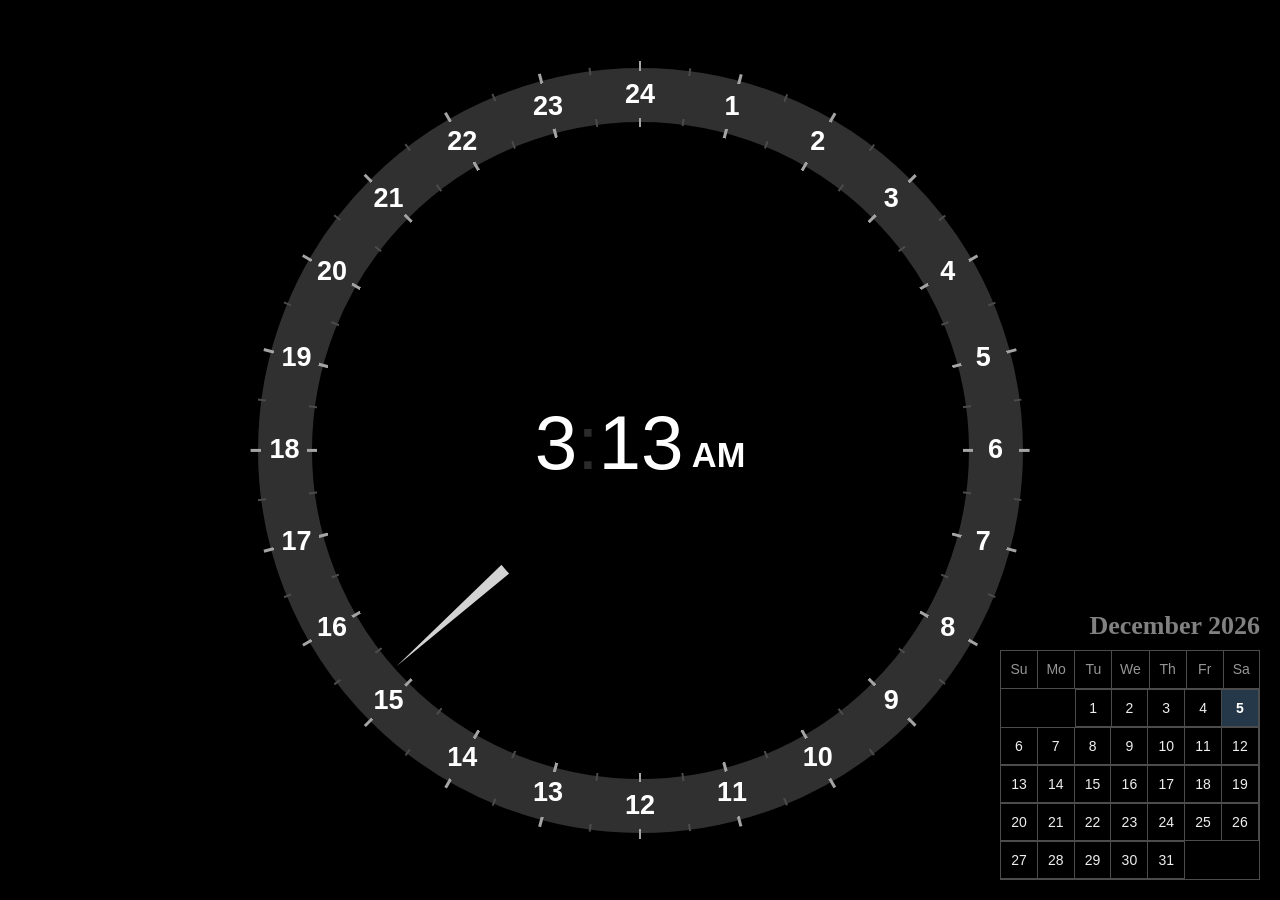
<file: timini/files/index.html>
<!DOCTYPE html>
<html lang="en">

<head>
    <meta charset="UTF-8">
    <meta name="viewport" content="width=device-width, initial-scale=1.0">
    <title>24-hour Clock</title>
    <link rel="stylesheet" href="normalize.css">
    <link rel="stylesheet" href="calendar/css/vanilla-calendar-min.css">
    <link rel="stylesheet" href="style.css">
</head>

<body>
    <div id="clock">
        <div class="border"></div>
        <svg id="svg" viewBox="0 0 400 400" width="100%" height="100%" xmlns="http://www.w3.org/2000/svg"
            xmlns:xlink="http://www.w3.org/1999/xlink">
            <!-- This will be replaced -->
            <g>

                <path id="arc1" stroke="red"></path>
                <text>
                    <textPath xlink:href="#arc1" fill="red">
                        <tspan>Work</tspan>
                    </textPath>
                </text>
            </g>
        </svg>
        <div class="line line1"></div>
        <div class="line line2"></div>
        <div class="line line3"></div>
        <div class="line line4"></div>
        <div class="line line5"></div>
        <div class="line line6"></div>
        <div class="line line7"></div>
        <div class="line line8"></div>
        <div class="line line9"></div>
        <div class="line line10"></div>
        <div class="line line11"></div>
        <div class="line line12"></div>
        <div class="lineB lineB1"></div>
        <div class="lineB lineB2"></div>
        <div class="lineB lineB3"></div>
        <div class="lineB lineB4"></div>
        <div class="lineB lineB5"></div>
        <div class="lineB lineB6"></div>
        <div class="lineB lineB7"></div>
        <div class="lineB lineB8"></div>
        <div class="lineB lineB9"></div>
        <div class="lineB lineB10"></div>
        <div class="lineB lineB11"></div>
        <div class="lineB lineB12"></div>
        <div class="hours">
            <div class="hour-box">
                <div>12</div>
            </div>
            <div class="hour-box">
                <div>13</div>
            </div>
            <div class="hour-box">
                <div>14</div>
            </div>
            <div class="hour-box">
                <div>15</div>
            </div>
            <div class="hour-box">
                <div>16</div>
            </div>
            <div class="hour-box">
                <div>17</div>
            </div>
            <div class="hour-box">
                <div>18</div>
            </div>
            <div class="hour-box">
                <div>19</div>
            </div>
            <div class="hour-box">
                <div>20</div>
            </div>
            <div class="hour-box">
                <div>21</div>
            </div>
            <div class="hour-box">
                <div>22</div>
            </div>
            <div class="hour-box">
                <div>23</div>
            </div>
            <div class="hour-box">
                <div>24</div>
            </div>
            <div class="hour-box">
                <div>1</div>
            </div>
            <div class="hour-box">
                <div>2</div>
            </div>
            <div class="hour-box">
                <div>3</div>
            </div>
            <div class="hour-box">
                <div>4</div>
            </div>
            <div class="hour-box">
                <div>5</div>
            </div>
            <div class="hour-box">
                <div>6</div>
            </div>
            <div class="hour-box">
                <div>7</div>
            </div>
            <div class="hour-box">
                <div>8</div>
            </div>
            <div class="hour-box">
                <div>9</div>
            </div>
            <div class="hour-box">
                <div>10</div>
            </div>
            <div class="hour-box">
                <div>11</div>
            </div>
        </div>
        <div class="hand"></div>
        <div class="digital">
            <!-- <div class="time">12:00<span class="meridiem"> PM</span></div>
            <div class="task">Work</div> -->
        </div>
    </div>
    <div id="myCalendar" class="vanilla-calendar"></div>
	<script src="calendar/js/vanilla-calendar-min.js"></script>
    <script src="app.js"></script>
</body>

</html>
</file>
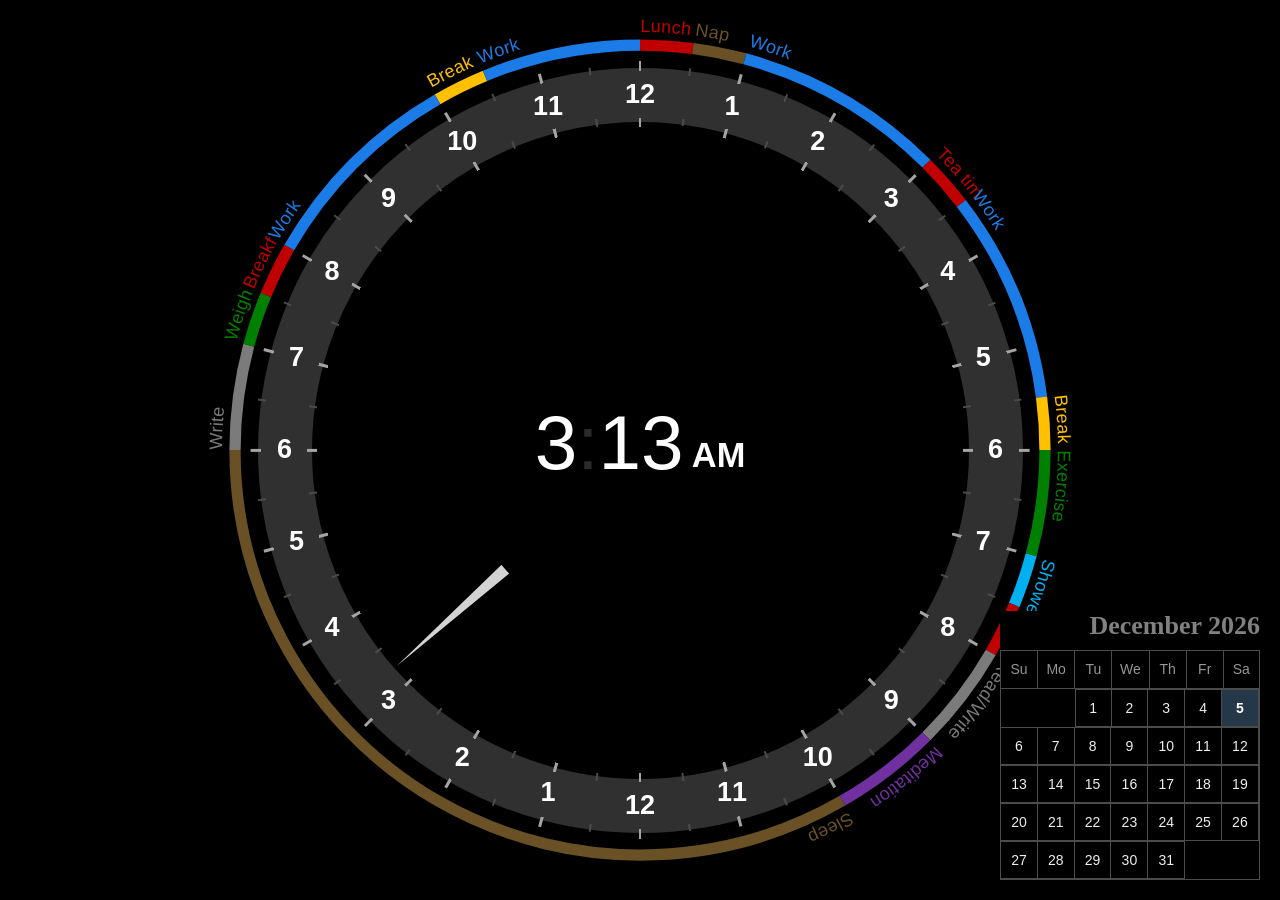
<file: timini/files_org/index.html>
<!DOCTYPE html>
<html lang="en">

<head>
    <meta charset="UTF-8">
    <meta name="viewport" content="width=device-width, initial-scale=1.0">
    <title>24-hour Clock</title>
    <link rel="stylesheet" href="normalize.css">
    <link rel="stylesheet" href="calendar/css/vanilla-calendar-min.css">
    <link rel="stylesheet" href="style.css">
</head>

<body>
    <div id="clock">
        <div class="border"></div>
        <svg id="svg" viewBox="0 0 400 400" width="100%" height="100%" xmlns="http://www.w3.org/2000/svg"
            xmlns:xlink="http://www.w3.org/1999/xlink">
            <!-- This will be replaced -->
            <g>
                
                <path id="arc1" stroke="red"></path>
                <text>
                    <textPath xlink:href="#arc1" fill="red">
                        <tspan>Work</tspan>
                    </textPath>
                </text>
            </g>
        </svg>
        <div class="line line1"></div>
        <div class="line line2"></div>
        <div class="line line3"></div>
        <div class="line line4"></div>
        <div class="line line5"></div>
        <div class="line line6"></div>
        <div class="line line7"></div>
        <div class="line line8"></div>
        <div class="line line9"></div>
        <div class="line line10"></div>
        <div class="line line11"></div>
        <div class="line line12"></div>
        <div class="lineB lineB1"></div>
        <div class="lineB lineB2"></div>
        <div class="lineB lineB3"></div>
        <div class="lineB lineB4"></div>
        <div class="lineB lineB5"></div>
        <div class="lineB lineB6"></div>
        <div class="lineB lineB7"></div>
        <div class="lineB lineB8"></div>
        <div class="lineB lineB9"></div>
        <div class="lineB lineB10"></div>
        <div class="lineB lineB11"></div>
        <div class="lineB lineB12"></div>
        <div class="hours">
            <div class="hour-box">
                <div>12</div>
            </div>
            <div class="hour-box">
                <div>1</div>
            </div>
            <div class="hour-box">
                <div>2</div>
            </div>
            <div class="hour-box">
                <div>3</div>
            </div>
            <div class="hour-box">
                <div>4</div>
            </div>
            <div class="hour-box">
                <div>5</div>
            </div>
            <div class="hour-box">
                <div>6</div>
            </div>
            <div class="hour-box">
                <div>7</div>
            </div>
            <div class="hour-box">
                <div>8</div>
            </div>
            <div class="hour-box">
                <div>9</div>
            </div>
            <div class="hour-box">
                <div>10</div>
            </div>
            <div class="hour-box">
                <div>11</div>
            </div>
            <div class="hour-box">
                <div>12</div>
            </div>
            <div class="hour-box">
                <div>1</div>
            </div>
            <div class="hour-box">
                <div>2</div>
            </div>
            <div class="hour-box">
                <div>3</div>
            </div>
            <div class="hour-box">
                <div>4</div>
            </div>
            <div class="hour-box">
                <div>5</div>
            </div>
            <div class="hour-box">
                <div>6</div>
            </div>
            <div class="hour-box">
                <div>7</div>
            </div>
            <div class="hour-box">
                <div>8</div>
            </div>
            <div class="hour-box">
                <div>9</div>
            </div>
            <div class="hour-box">
                <div>10</div>
            </div>
            <div class="hour-box">
                <div>11</div>
            </div>
        </div>
        <div class="hand"></div>
        <div class="digital">
            <!-- <div class="time">12:00<span class="meridiem"> PM</span></div>
            <div class="task">Work</div> -->
        </div>
    </div>
    <div id="myCalendar" class="vanilla-calendar"></div>
	<script src="calendar/js/vanilla-calendar-min.js"></script>
    <script src="app.js"></script>
</body>

</html>
</file>
<file: timini/files/calendar/css/vanilla-calendar-min.css>
:root{--vanilla-calendar-bg-color:#fff;--vanilla-calendar-border-radius:5px;--vanilla-calendar-border-color:#e7e9ed;--vanilla-calendar-today-bg-color:#e7e9ed;--vanilla-calendar-today-color:#333;--vanilla-calendar-selected-bg-color:#538fcd;--vanilla-calendar-selected-color:#fff;--vanilla-calendar-selected-radius:5px}.vanilla-calendar *,.vanilla-calendar *:before,.vanilla-calendar *:after{box-sizing:border-box}.vanilla-calendar{background-color:var(--vanilla-calendar-bg-color);border-radius:var(--vanilla-calendar-border-radius);border:solid 1px var(--vanilla-calendar-border-color);box-shadow:0 4px 22px 0 rgba(0,0,0,0.05);margin:0 auto;overflow:hidden;width:350px}@media(max-width:1200px){.vanilla-calendar{width:auto}}.vanilla-calendar .vanilla-calendar-btn{-moz-user-select:none;-ms-user-select:none;-webkit-appearance:button;background:0;border:0;color:inherit;cursor:pointer;font:inherit;line-height:normal;min-width:27px;outline:0;overflow:visible;padding:0;text-align:center;&:active{border-radius:var(--vanilla-calendar-border-radius);box-shadow:0 0 0 2px rgba(var(--vanilla-calendar-today-bg-color),0.1)}}.vanilla-calendar .vanilla-calendar-header{align-items:center;display:flex;padding:10px;text-transform:uppercase}.vanilla-calendar .vanilla-calendar-header svg{fill:var(--vanilla-calendar-today-color)}.vanilla-calendar .vanilla-calendar-header__label{font-weight:bold;text-align:center;width:100%}.vanilla-calendar .vanilla-calendar-week{background-color:var(--vanilla-calendar-selected-bg-color);display:flex;flex-wrap:wrap}.vanilla-calendar .vanilla-calendar-week span{color:var(--vanilla-calendar-selected-color);flex-direction:column;flex:0 0 14.28%;font-size:1em;font-weight:bold;max-width:14.28%;padding:15px 0;text-align:center;text-transform:uppercase}.vanilla-calendar .vanilla-calendar-body{background-color:rgba(var(--vanilla-calendar-selected-bg-color),0.3);display:flex;flex-wrap:wrap;padding-bottom:10px}.vanilla-calendar .vanilla-calendar-date{align-items:center;background-color:#fff;border-radius:var(--vanilla-calendar-border-radius);display:flex;flex-direction:column;flex:0 0 14.28%;max-width:14.28%;padding:10px 0}.vanilla-calendar .vanilla-calendar-date--active{cursor:pointer}.vanilla-calendar .vanilla-calendar-date--today{background-color:var(--vanilla-calendar-today-bg-color);color:var(--vanilla-calendar-today-color)}.vanilla-calendar .vanilla-calendar-date--selected{background-color:var(--vanilla-calendar-selected-bg-color);color:var(--vanilla-calendar-selected-color)}.vanilla-calendar .vanilla-calendar-date--disabled{border-radius:0;cursor:not-allowed;opacity:.2}
</file>
<file: timini/files/style.css>
/* Variables */

:root {
	--clock-size: 85%;
	--background-color: #000000;
	--hours-radius: translateY(39.5vh);

	/* Calendar */

	--vanilla-calendar-bg-color: rgb(0, 0, 0);
	--vanilla-calendar-border-radius: 0px;
	--vanilla-calendar-border-color: #4c4c4c;
	--vanilla-calendar-today-bg-color: #25384a;
	--vanilla-calendar-today-color: rgb(255, 255, 255);
	--vanilla-calendar-selected-bg-color: #000000;
	--vanilla-calendar-selected-color: #4c4c4c;
	--vanilla-calendar-selected-radius: 0px;
}

/* Styles */

html,
body {
	background-color: var(--background-color);
	color: #ffffff;
	height: 100%;
	width: 100%;
}

#clock {
	height: 100%;
	width: 100vh;
	display: flex;
	align-items: center;
	justify-content: center;
	margin: 0 auto;
}

.border {
	height: var(--clock-size);
	width: var(--clock-size);
	border-radius: 50%;
	margin-left: auto;
	margin-right: auto;
	box-sizing: border-box;
	border: 6vh solid #303030;
}

/* --------------- SVG --------------- */

svg {
	display: block;
	position: absolute;
}

svg g path {
	/* fill: none;*/
	stroke-width: 5px;
	fill-rule: evenodd;
}

svg g text textPath {
	font-family: "Segoe UI", Tahoma, Geneva, Verdana, sans-serif;
	font-size: 50%;
	font-weight: 500;
	vertical-align: 6px;
	/* text-shadow: -3px 0px 5px black; */
}

svg g text textPath tspan {
	baseline-shift: 6px;
}

/* --------------- /SVG --------------- */

.line {
	height: 86.5vh;
	width: 0.3vh;
	background: linear-gradient(
		0deg,
		rgba(164, 164, 164, 1) 0%,
		rgba(164, 164, 164, 1) 1.3%,
		rgba(0, 0, 0, 0) 1.3%,
		rgba(0, 0, 0, 0) 7.3%,
		rgba(164, 164, 164, 1) 7.3%,
		rgba(164, 164, 164, 1) 8.5%,
		rgba(0, 0, 255, 0) 8.5%,
		rgba(0, 0, 255, 0) 91.5%,
		rgba(164, 164, 164, 1) 91.5%,
		rgba(164, 164, 164, 1) 92.7%,
		rgba(0, 0, 0, 0) 92.7%,
		rgba(0, 0, 0, 0) 98.7%,
		rgba(164, 164, 164, 1) 98.7%,
		rgba(164, 164, 164, 1) 100%
	);
	position: fixed;
}

.lineB {
	height: 85.5vh;
	width: 0.2vh;
	background: linear-gradient(
		0deg,
		rgba(75, 75, 75, 1) 0%,
		rgba(75, 75, 75, 1) 1%,
		rgba(0, 0, 0, 0) 1%,
		rgba(0, 0, 0, 0) 6.7%,
		rgba(75, 75, 75, 1) 6.7%,
		rgba(75, 75, 75, 1) 7.7%,
		rgba(0, 0, 255, 0) 7.7%,
		rgba(0, 0, 255, 0) 92.4%,
		rgba(75, 75, 75, 1) 92.4%,
		rgba(75, 75, 75, 1) 93.4%,
		rgba(0, 0, 0, 0) 93.4%,
		rgba(0, 0, 0, 0) 99%,
		rgba(75, 75, 75, 1) 99%,
		rgba(75, 75, 75, 1) 100%
	);
	position: fixed;
}

.hours {
	position: absolute;
	width: 40px;
	height: 40px;
	text-align: center;
}

.hours > .hour-box {
	font-family: "Segoe UI", Arial, Helvetica, sans-serif;
	font-size: 3vh;
	font-weight: 600;
	position: absolute;
	text-align: center;
	line-height: 40px;
	width: 40px;
	height: 40px;
	/* padding-top: 8px; */
	top: -1px;
}

.hand {
	width: 0;
	height: 0;
	border-left: 1.5vh solid transparent;
	border-right: 1.5vh solid transparent;
	border-bottom: 36.3vh solid #d3d3d3;
	position: absolute;
	top: 13.7vh;
	transform-origin: bottom center;
}

/*
.hand {
  width: 2px;
  height: 100px;
  transform: rotate(0deg);
}
*/

.digital {
	position: absolute;
	height: 40vh;
	width: 40vh;
	background-color: var(--background-color);
	border-radius: 50%;
	font-family: "Segoe UI", Tahoma, Geneva, Verdana, sans-serif;
	font-size: 8.5vh;
	text-align: center;
	display: flex;
	flex-direction: column;
	align-items: center;
	justify-content: center;
	/* opacity: 0.4; */
}

/* hour-minutes (:) separator */
@keyframes showThenHide {
	0% {
		opacity: 1;
	}

	99.99% {
		opacity: 1;
	}

	100% {
		opacity: 0.17;
	}
}

.separator {
	animation-name: showThenHide;
	animation-fill-mode: forwards;
	animation-duration: 0.5s;
}

.meridiem {
	font-size: 45%;
	font-weight: 600;
	position: relative;
	bottom: 0.2vh;
}

.task {
	margin-top: 1.5vh;
	/* color: red; */
	font-size: 40%;
	font-weight: 500;
}

@media screen and (max-aspect-ratio: 1/1) {
	:root {
		--hours-radius: translateY(39.4vw);
	}

	#clock {
		height: 100vw;
		width: 100%;
	}

	.border {
		border: 6vw solid #303030;
	}

	.border2 {
		border: 1.3vw solid #f10000;
		height: 88vw;
		width: 88vw;
	}

	.line {
		height: 85.5vw;
		width: 0.3vw;
	}

	.lineB {
		height: 85.5vw;
		width: 0.2vw;
	}

	.hours .hour-box {
		font-size: 3vw;
	}

	.hand {
		top: 13.7vw;
		border-left: 1.5vw solid transparent;
		border-right: 1.5vw solid transparent;
		border-bottom: 36.3vw solid #d3d3d3;
	}

	.digital {
		height: 40vw;
		width: 40vw;
		font-size: 8.5vw;
	}

	.task {
		margin-top: 2vw;
	}
}

.hours > .hour-box:nth-child(1) {
	transform: rotate(0deg) var(--hours-radius);
}

.hours > .hour-box:nth-child(2) {
	transform: rotate(calc(360deg / 24 * 1)) var(--hours-radius);
}

.hours > .hour-box:nth-child(3) {
	transform: rotate(calc(360deg / 24 * 2)) var(--hours-radius);
}

.hours > .hour-box:nth-child(4) {
	transform: rotate(calc(360deg / 24 * 3)) var(--hours-radius);
}

.hours > .hour-box:nth-child(5) {
	transform: rotate(calc(360deg / 24 * 4)) var(--hours-radius);
}

.hours > .hour-box:nth-child(6) {
	transform: rotate(calc(360deg / 24 * 5)) var(--hours-radius);
}

.hours > .hour-box:nth-child(7) {
	transform: rotate(calc(360deg / 24 * 6)) var(--hours-radius);
}

.hours > .hour-box:nth-child(8) {
	transform: rotate(calc(360deg / 24 * 7)) var(--hours-radius);
}

.hours > .hour-box:nth-child(9) {
	transform: rotate(calc(360deg / 24 * 8)) var(--hours-radius);
}

.hours > .hour-box:nth-child(10) {
	transform: rotate(calc(360deg / 24 * 9)) var(--hours-radius);
}

.hours > .hour-box:nth-child(11) {
	transform: rotate(calc(360deg / 24 * 10)) var(--hours-radius);
}

.hours > .hour-box:nth-child(12) {
	transform: rotate(calc(360deg / 24 * 11)) var(--hours-radius);
}

.hours > .hour-box:nth-child(13) {
	transform: rotate(calc(360deg / 24 * 12)) var(--hours-radius);
}

.hours > .hour-box:nth-child(14) {
	transform: rotate(calc(360deg / 24 * 13)) var(--hours-radius);
}

.hours > .hour-box:nth-child(15) {
	transform: rotate(calc(360deg / 24 * 14)) var(--hours-radius);
}

.hours > .hour-box:nth-child(16) {
	transform: rotate(calc(360deg / 24 * 15)) var(--hours-radius);
}

.hours > .hour-box:nth-child(17) {
	transform: rotate(calc(360deg / 24 * 16)) var(--hours-radius);
}

.hours > .hour-box:nth-child(18) {
	transform: rotate(calc(360deg / 24 * 17)) var(--hours-radius);
}

.hours > .hour-box:nth-child(19) {
	transform: rotate(calc(360deg / 24 * 18)) var(--hours-radius);
}

.hours > .hour-box:nth-child(20) {
	transform: rotate(calc(360deg / 24 * 19)) var(--hours-radius);
}

.hours > .hour-box:nth-child(21) {
	transform: rotate(calc(360deg / 24 * 20)) var(--hours-radius);
}

.hours > .hour-box:nth-child(22) {
	transform: rotate(calc(360deg / 24 * 21)) var(--hours-radius);
}

.hours > .hour-box:nth-child(23) {
	transform: rotate(calc(360deg / 24 * 22)) var(--hours-radius);
}

.hours > .hour-box:nth-child(24) {
	transform: rotate(calc(360deg / 24 * 23)) var(--hours-radius);
}

.hours > .hour-box:nth-child(1) > div {
	transform: rotate(0deg);
}

.hours > .hour-box:nth-child(2) > div {
	transform: rotate(calc(360deg / 24 * -1));
}

.hours > .hour-box:nth-child(3) > div {
	transform: rotate(calc(360deg / 24 * -2));
}

.hours > .hour-box:nth-child(4) > div {
	transform: rotate(calc(360deg / 24 * -3));
}

.hours > .hour-box:nth-child(5) > div {
	transform: rotate(calc(360deg / 24 * -4));
}

.hours > .hour-box:nth-child(6) > div {
	transform: rotate(calc(360deg / 24 * -5));
}

.hours > .hour-box:nth-child(7) > div {
	transform: rotate(calc(360deg / 24 * -6));
}

.hours > .hour-box:nth-child(8) > div {
	transform: rotate(calc(360deg / 24 * -7));
}

.hours > .hour-box:nth-child(9) > div {
	transform: rotate(calc(360deg / 24 * -8));
}

.hours > .hour-box:nth-child(10) > div {
	transform: rotate(calc(360deg / 24 * -9));
}

.hours > .hour-box:nth-child(11) > div {
	transform: rotate(calc(360deg / 24 * -10));
}

.hours > .hour-box:nth-child(12) > div {
	transform: rotate(calc(360deg / 24 * -11));
}

.hours > .hour-box:nth-child(13) > div {
	transform: rotate(calc(360deg / 24 * -12));
}

.hours > .hour-box:nth-child(14) > div {
	transform: rotate(calc(360deg / 24 * -13));
}

.hours > .hour-box:nth-child(15) > div {
	transform: rotate(calc(360deg / 24 * -14));
}

.hours > .hour-box:nth-child(16) > div {
	transform: rotate(calc(360deg / 24 * -15));
}

.hours > .hour-box:nth-child(17) > div {
	transform: rotate(calc(360deg / 24 * -16));
}

.hours > .hour-box:nth-child(18) > div {
	transform: rotate(calc(360deg / 24 * -17));
}

.hours > .hour-box:nth-child(19) > div {
	transform: rotate(calc(360deg / 24 * -18));
}

.hours > .hour-box:nth-child(20) > div {
	transform: rotate(calc(360deg / 24 * -19));
}

.hours > .hour-box:nth-child(21) > div {
	transform: rotate(calc(360deg / 24 * -20));
}

.hours > .hour-box:nth-child(22) > div {
	transform: rotate(calc(360deg / 24 * -21));
}

.hours > .hour-box:nth-child(23) > div {
	transform: rotate(calc(360deg / 24 * -22));
}

.hours > .hour-box:nth-child(24) > div {
	transform: rotate(calc(360deg / 24 * -23));
}

.line1 {
	transform: rotate(0deg);
}

.line2 {
	transform: rotate(calc(360deg / 24 * 1));
}

.line3 {
	transform: rotate(calc(360deg / 24 * 2));
}

.line4 {
	transform: rotate(calc(360deg / 24 * 3));
}

.line5 {
	transform: rotate(calc(360deg / 24 * 4));
}

.line6 {
	transform: rotate(calc(360deg / 24 * 5));
}

.line7 {
	transform: rotate(calc(360deg / 24 * 6));
}

.line8 {
	transform: rotate(calc(360deg / 24 * 7));
}

.line9 {
	transform: rotate(calc(360deg / 24 * 8));
}

.line10 {
	transform: rotate(calc(360deg / 24 * 9));
}

.line11 {
	transform: rotate(calc(360deg / 24 * 10));
}

.line12 {
	transform: rotate(calc(360deg / 24 * 11));
}

.lineB1 {
	transform: rotate(7.5deg);
}

.lineB2 {
	transform: rotate(calc(calc(360deg / 24 * 1) + 7.5deg));
}

.lineB3 {
	transform: rotate(calc(calc(360deg / 24 * 2) + 7.5deg));
}

.lineB4 {
	transform: rotate(calc(calc(360deg / 24 * 3) + 7.5deg));
}

.lineB5 {
	transform: rotate(calc(calc(360deg / 24 * 4) + 7.5deg));
}

.lineB6 {
	transform: rotate(calc(calc(360deg / 24 * 5) + 7.5deg));
}

.lineB7 {
	transform: rotate(calc(calc(360deg / 24 * 6) + 7.5deg));
}

.lineB8 {
	transform: rotate(calc(calc(360deg / 24 * 7) + 7.5deg));
}

.lineB9 {
	transform: rotate(calc(calc(360deg / 24 * 8) + 7.5deg));
}

.lineB10 {
	transform: rotate(calc(calc(360deg / 24 * 9) + 7.5deg));
}

.lineB11 {
	transform: rotate(calc(calc(360deg / 24 * 10) + 7.5deg));
}

.lineB12 {
	transform: rotate(calc(calc(360deg / 24 * 11) + 7.5deg));
}

/* --------------- Calendar --------------- */

#myCalendar {
	position: fixed;
	right: 0px;
	bottom: 0px;
	font-family: "Segoe UI", Tahoma, Geneva, Verdana, sans-serif;
	color: #eeeeee;
	border-radius: 0;
	border: none !important;
	box-shadow: none;
	font-size: 14px;
	width: 260px;
	margin-right: 20px;
	margin-bottom: 20px;
	text-decoration: none !important;
}

.vanilla-calendar-header {
	align-items: flex-end !important;
	text-align: right !important;
	text-transform: none !important;
	font-family: "Segoe UI Light", "Times New Roman", sans-serif !important;
	color: rgb(129, 129, 129);
	font-size: 26px;
	font-weight: 100;
	padding: 0 !important;
	padding-bottom: 10px !important;
}

.vanilla-calendar-header__label {
	text-align: right !important;
}

.vanilla-calendar-btn {
	display: none;
}

.vanilla-calendar-week span {
	border-left: 1px solid #4c4c4c;
	border-bottom: 1px solid #4c4c4c;
	border-top: 1px solid #4c4c4c;
	padding: 10px 0 !important;
	font-weight: 400 !important;
	text-transform: none !important;
	color: #969696 !important;
}

.vanilla-calendar-week span:last-child {
	border-right: 1px solid #4c4c4c;
}

.vanilla-calendar .vanilla-calendar-date {
	background-color: var(--background-color);
	/* border: 1px solid #4c4c4c; */
	border-radius: 0;
	border: none !important;
	border-top: 1px solid #4c4c4c !important;
	border-right: 1px solid #4c4c4c !important;
	border-bottom: 1px solid #4c4c4c !important;
}

.vanilla-calendar .vanilla-calendar-date--today {
	background-color: #25384a;
	font-weight: 700;
}

.vanilla-calendar-body {
	border-left: 1px solid #4c4c4c;
	padding-bottom: 0px !important;
	border-bottom: 1px solid #4c4c4c;
	border-right: 1px solid #4c4c4c;
}

.vanilla-calendar-date:first-child {
	border-left: 1px solid #4c4c4c !important;
}
</file>
<file: timini/files_org/calendar/css/vanilla-calendar-min.css>
:root{--vanilla-calendar-bg-color:#fff;--vanilla-calendar-border-radius:5px;--vanilla-calendar-border-color:#e7e9ed;--vanilla-calendar-today-bg-color:#e7e9ed;--vanilla-calendar-today-color:#333;--vanilla-calendar-selected-bg-color:#538fcd;--vanilla-calendar-selected-color:#fff;--vanilla-calendar-selected-radius:5px}.vanilla-calendar *,.vanilla-calendar *:before,.vanilla-calendar *:after{box-sizing:border-box}.vanilla-calendar{background-color:var(--vanilla-calendar-bg-color);border-radius:var(--vanilla-calendar-border-radius);border:solid 1px var(--vanilla-calendar-border-color);box-shadow:0 4px 22px 0 rgba(0,0,0,0.05);margin:0 auto;overflow:hidden;width:350px}@media(max-width:1200px){.vanilla-calendar{width:auto}}.vanilla-calendar .vanilla-calendar-btn{-moz-user-select:none;-ms-user-select:none;-webkit-appearance:button;background:0;border:0;color:inherit;cursor:pointer;font:inherit;line-height:normal;min-width:27px;outline:0;overflow:visible;padding:0;text-align:center;&:active{border-radius:var(--vanilla-calendar-border-radius);box-shadow:0 0 0 2px rgba(var(--vanilla-calendar-today-bg-color),0.1)}}.vanilla-calendar .vanilla-calendar-header{align-items:center;display:flex;padding:10px;text-transform:uppercase}.vanilla-calendar .vanilla-calendar-header svg{fill:var(--vanilla-calendar-today-color)}.vanilla-calendar .vanilla-calendar-header__label{font-weight:bold;text-align:center;width:100%}.vanilla-calendar .vanilla-calendar-week{background-color:var(--vanilla-calendar-selected-bg-color);display:flex;flex-wrap:wrap}.vanilla-calendar .vanilla-calendar-week span{color:var(--vanilla-calendar-selected-color);flex-direction:column;flex:0 0 14.28%;font-size:1em;font-weight:bold;max-width:14.28%;padding:15px 0;text-align:center;text-transform:uppercase}.vanilla-calendar .vanilla-calendar-body{background-color:rgba(var(--vanilla-calendar-selected-bg-color),0.3);display:flex;flex-wrap:wrap;padding-bottom:10px}.vanilla-calendar .vanilla-calendar-date{align-items:center;background-color:#fff;border-radius:var(--vanilla-calendar-border-radius);display:flex;flex-direction:column;flex:0 0 14.28%;max-width:14.28%;padding:10px 0}.vanilla-calendar .vanilla-calendar-date--active{cursor:pointer}.vanilla-calendar .vanilla-calendar-date--today{background-color:var(--vanilla-calendar-today-bg-color);color:var(--vanilla-calendar-today-color)}.vanilla-calendar .vanilla-calendar-date--selected{background-color:var(--vanilla-calendar-selected-bg-color);color:var(--vanilla-calendar-selected-color)}.vanilla-calendar .vanilla-calendar-date--disabled{border-radius:0;cursor:not-allowed;opacity:.2}
</file>
<file: timini/files_org/style.css>
/* Variables */

:root {
	--clock-size: 85%;
	--background-color: #000000;
	--hours-radius: translateY(39.5vh);

	/* Calendar */

	--vanilla-calendar-bg-color: rgb(0, 0, 0);
	--vanilla-calendar-border-radius: 0px;
	--vanilla-calendar-border-color: #4c4c4c;
	--vanilla-calendar-today-bg-color: #25384a;
	--vanilla-calendar-today-color: rgb(255, 255, 255);
	--vanilla-calendar-selected-bg-color: #000000;
	--vanilla-calendar-selected-color: #4c4c4c;
	--vanilla-calendar-selected-radius: 0px;
}

/* Styles */

html,
body {
	background-color: var(--background-color);
	color: #ffffff;
	height: 100%;
	width: 100%;
}

#clock {
	height: 100%;
	width: 100vh;
	display: flex;
	align-items: center;
	justify-content: center;
	margin: 0 auto;
}

.border {
	height: var(--clock-size);
	width: var(--clock-size);
	border-radius: 50%;
	margin-left: auto;
	margin-right: auto;
	box-sizing: border-box;
	border: 6vh solid #303030;
}

/* --------------- SVG --------------- */

svg {
	display: block;
	position: absolute;
}

svg g path {
	fill: none;
	stroke-width: 5px;
	fill-rule: evenodd;
}

svg g text textPath {
	font-family: "Segoe UI", Tahoma, Geneva, Verdana, sans-serif;
	font-size: 50%;
	font-weight: 500;
	vertical-align: 6px;
	/* text-shadow: -3px 0px 5px black; */
}

svg g text textPath tspan {
	baseline-shift: 6px;
}

/* --------------- /SVG --------------- */

.line {
	height: 86.5vh;
	width: 0.3vh;
	background: linear-gradient(
		0deg,
		rgba(164, 164, 164, 1) 0%,
		rgba(164, 164, 164, 1) 1.3%,
		rgba(0, 0, 0, 0) 1.3%,
		rgba(0, 0, 0, 0) 7.3%,
		rgba(164, 164, 164, 1) 7.3%,
		rgba(164, 164, 164, 1) 8.5%,
		rgba(0, 0, 255, 0) 8.5%,
		rgba(0, 0, 255, 0) 91.5%,
		rgba(164, 164, 164, 1) 91.5%,
		rgba(164, 164, 164, 1) 92.7%,
		rgba(0, 0, 0, 0) 92.7%,
		rgba(0, 0, 0, 0) 98.7%,
		rgba(164, 164, 164, 1) 98.7%,
		rgba(164, 164, 164, 1) 100%
	);
	position: fixed;
}

.lineB {
	height: 85.5vh;
	width: 0.2vh;
	background: linear-gradient(
		0deg,
		rgba(75, 75, 75, 1) 0%,
		rgba(75, 75, 75, 1) 1%,
		rgba(0, 0, 0, 0) 1%,
		rgba(0, 0, 0, 0) 6.7%,
		rgba(75, 75, 75, 1) 6.7%,
		rgba(75, 75, 75, 1) 7.7%,
		rgba(0, 0, 255, 0) 7.7%,
		rgba(0, 0, 255, 0) 92.4%,
		rgba(75, 75, 75, 1) 92.4%,
		rgba(75, 75, 75, 1) 93.4%,
		rgba(0, 0, 0, 0) 93.4%,
		rgba(0, 0, 0, 0) 99%,
		rgba(75, 75, 75, 1) 99%,
		rgba(75, 75, 75, 1) 100%
	);
	position: fixed;
}

.hours {
	position: absolute;
	width: 40px;
	height: 40px;
	text-align: center;
}

.hours > .hour-box {
	font-family: "Segoe UI", Arial, Helvetica, sans-serif;
	font-size: 3vh;
	font-weight: 600;
	position: absolute;
	text-align: center;
	line-height: 40px;
	width: 40px;
	height: 40px;
	/* padding-top: 8px; */
	top: -1px;
}

.hand {
	width: 0;
	height: 0;
	border-left: 1.5vh solid transparent;
	border-right: 1.5vh solid transparent;
	border-bottom: 36.3vh solid #d3d3d3;
	position: absolute;
	top: 13.7vh;
	transform-origin: bottom center;
	/* transform: rotate(0deg); */
}

.digital {
	position: absolute;
	height: 40vh;
	width: 40vh;
	background-color: var(--background-color);
	border-radius: 50%;
	font-family: "Segoe UI", Tahoma, Geneva, Verdana, sans-serif;
	font-size: 8.5vh;
	text-align: center;
	display: flex;
	flex-direction: column;
	align-items: center;
	justify-content: center;
	/* opacity: 0.4; */
}

/* hour-minutes (:) separator */
@keyframes showThenHide {
	0% {
		opacity: 1;
	}

	99.99% {
		opacity: 1;
	}
		
	100% {
		opacity: 0.17;
	}
}

.separator {
	animation-name: showThenHide;
	animation-fill-mode: forwards;
	animation-duration: 0.5s;
}

.meridiem {
	font-size: 45%;
	font-weight: 600;
	position: relative;
	bottom: 0.2vh;
}

.task {
	margin-top: 1.5vh;
	/* color: red; */
	font-size: 40%;
	font-weight: 500;
}

@media screen and (max-aspect-ratio: 1/1) {
	:root {
		--hours-radius: translateY(39.4vw);
	}

	#clock {
		height: 100vw;
		width: 100%;
	}

	.border {
		border: 6vw solid #303030;
	}

	.border2 {
		border: 1.3vw solid #f10000;
		height: 88vw;
		width: 88vw;
	}

	.line {
		height: 85.5vw;
		width: 0.3vw;
	}

	.lineB {
		height: 85.5vw;
		width: 0.2vw;
	}

	.hours .hour-box {
		font-size: 3vw;
	}

	.hand {
		top: 13.7vw;
		border-left: 1.5vw solid transparent;
		border-right: 1.5vw solid transparent;
		border-bottom: 36.3vw solid #d3d3d3;
	}

	.digital {
		height: 40vw;
		width: 40vw;
		font-size: 8.5vw;
	}

	.task {
		margin-top: 2vw;
	}
}

.hours > .hour-box:nth-child(1) {
	transform: rotate(0deg) var(--hours-radius);
}

.hours > .hour-box:nth-child(2) {
	transform: rotate(calc(360deg / 24 * 1)) var(--hours-radius);
}

.hours > .hour-box:nth-child(3) {
	transform: rotate(calc(360deg / 24 * 2)) var(--hours-radius);
}

.hours > .hour-box:nth-child(4) {
	transform: rotate(calc(360deg / 24 * 3)) var(--hours-radius);
}

.hours > .hour-box:nth-child(5) {
	transform: rotate(calc(360deg / 24 * 4)) var(--hours-radius);
}

.hours > .hour-box:nth-child(6) {
	transform: rotate(calc(360deg / 24 * 5)) var(--hours-radius);
}

.hours > .hour-box:nth-child(7) {
	transform: rotate(calc(360deg / 24 * 6)) var(--hours-radius);
}

.hours > .hour-box:nth-child(8) {
	transform: rotate(calc(360deg / 24 * 7)) var(--hours-radius);
}

.hours > .hour-box:nth-child(9) {
	transform: rotate(calc(360deg / 24 * 8)) var(--hours-radius);
}

.hours > .hour-box:nth-child(10) {
	transform: rotate(calc(360deg / 24 * 9)) var(--hours-radius);
}

.hours > .hour-box:nth-child(11) {
	transform: rotate(calc(360deg / 24 * 10)) var(--hours-radius);
}

.hours > .hour-box:nth-child(12) {
	transform: rotate(calc(360deg / 24 * 11)) var(--hours-radius);
}

.hours > .hour-box:nth-child(13) {
	transform: rotate(calc(360deg / 24 * 12)) var(--hours-radius);
}

.hours > .hour-box:nth-child(14) {
	transform: rotate(calc(360deg / 24 * 13)) var(--hours-radius);
}

.hours > .hour-box:nth-child(15) {
	transform: rotate(calc(360deg / 24 * 14)) var(--hours-radius);
}

.hours > .hour-box:nth-child(16) {
	transform: rotate(calc(360deg / 24 * 15)) var(--hours-radius);
}

.hours > .hour-box:nth-child(17) {
	transform: rotate(calc(360deg / 24 * 16)) var(--hours-radius);
}

.hours > .hour-box:nth-child(18) {
	transform: rotate(calc(360deg / 24 * 17)) var(--hours-radius);
}

.hours > .hour-box:nth-child(19) {
	transform: rotate(calc(360deg / 24 * 18)) var(--hours-radius);
}

.hours > .hour-box:nth-child(20) {
	transform: rotate(calc(360deg / 24 * 19)) var(--hours-radius);
}

.hours > .hour-box:nth-child(21) {
	transform: rotate(calc(360deg / 24 * 20)) var(--hours-radius);
}

.hours > .hour-box:nth-child(22) {
	transform: rotate(calc(360deg / 24 * 21)) var(--hours-radius);
}

.hours > .hour-box:nth-child(23) {
	transform: rotate(calc(360deg / 24 * 22)) var(--hours-radius);
}

.hours > .hour-box:nth-child(24) {
	transform: rotate(calc(360deg / 24 * 23)) var(--hours-radius);
}

.hours > .hour-box:nth-child(1) > div {
	transform: rotate(0deg);
}

.hours > .hour-box:nth-child(2) > div {
	transform: rotate(calc(360deg / 24 * -1));
}

.hours > .hour-box:nth-child(3) > div {
	transform: rotate(calc(360deg / 24 * -2));
}

.hours > .hour-box:nth-child(4) > div {
	transform: rotate(calc(360deg / 24 * -3));
}

.hours > .hour-box:nth-child(5) > div {
	transform: rotate(calc(360deg / 24 * -4));
}

.hours > .hour-box:nth-child(6) > div {
	transform: rotate(calc(360deg / 24 * -5));
}

.hours > .hour-box:nth-child(7) > div {
	transform: rotate(calc(360deg / 24 * -6));
}

.hours > .hour-box:nth-child(8) > div {
	transform: rotate(calc(360deg / 24 * -7));
}

.hours > .hour-box:nth-child(9) > div {
	transform: rotate(calc(360deg / 24 * -8));
}

.hours > .hour-box:nth-child(10) > div {
	transform: rotate(calc(360deg / 24 * -9));
}

.hours > .hour-box:nth-child(11) > div {
	transform: rotate(calc(360deg / 24 * -10));
}

.hours > .hour-box:nth-child(12) > div {
	transform: rotate(calc(360deg / 24 * -11));
}

.hours > .hour-box:nth-child(13) > div {
	transform: rotate(calc(360deg / 24 * -12));
}

.hours > .hour-box:nth-child(14) > div {
	transform: rotate(calc(360deg / 24 * -13));
}

.hours > .hour-box:nth-child(15) > div {
	transform: rotate(calc(360deg / 24 * -14));
}

.hours > .hour-box:nth-child(16) > div {
	transform: rotate(calc(360deg / 24 * -15));
}

.hours > .hour-box:nth-child(17) > div {
	transform: rotate(calc(360deg / 24 * -16));
}

.hours > .hour-box:nth-child(18) > div {
	transform: rotate(calc(360deg / 24 * -17));
}

.hours > .hour-box:nth-child(19) > div {
	transform: rotate(calc(360deg / 24 * -18));
}

.hours > .hour-box:nth-child(20) > div {
	transform: rotate(calc(360deg / 24 * -19));
}

.hours > .hour-box:nth-child(21) > div {
	transform: rotate(calc(360deg / 24 * -20));
}

.hours > .hour-box:nth-child(22) > div {
	transform: rotate(calc(360deg / 24 * -21));
}

.hours > .hour-box:nth-child(23) > div {
	transform: rotate(calc(360deg / 24 * -22));
}

.hours > .hour-box:nth-child(24) > div {
	transform: rotate(calc(360deg / 24 * -23));
}

.line1 {
	transform: rotate(0deg);
}

.line2 {
	transform: rotate(calc(360deg / 24 * 1));
}

.line3 {
	transform: rotate(calc(360deg / 24 * 2));
}

.line4 {
	transform: rotate(calc(360deg / 24 * 3));
}

.line5 {
	transform: rotate(calc(360deg / 24 * 4));
}

.line6 {
	transform: rotate(calc(360deg / 24 * 5));
}

.line7 {
	transform: rotate(calc(360deg / 24 * 6));
}

.line8 {
	transform: rotate(calc(360deg / 24 * 7));
}

.line9 {
	transform: rotate(calc(360deg / 24 * 8));
}

.line10 {
	transform: rotate(calc(360deg / 24 * 9));
}

.line11 {
	transform: rotate(calc(360deg / 24 * 10));
}

.line12 {
	transform: rotate(calc(360deg / 24 * 11));
}

.lineB1 {
	transform: rotate(7.5deg);
}

.lineB2 {
	transform: rotate(calc(calc(360deg / 24 * 1) + 7.5deg));
}

.lineB3 {
	transform: rotate(calc(calc(360deg / 24 * 2) + 7.5deg));
}

.lineB4 {
	transform: rotate(calc(calc(360deg / 24 * 3) + 7.5deg));
}

.lineB5 {
	transform: rotate(calc(calc(360deg / 24 * 4) + 7.5deg));
}

.lineB6 {
	transform: rotate(calc(calc(360deg / 24 * 5) + 7.5deg));
}

.lineB7 {
	transform: rotate(calc(calc(360deg / 24 * 6) + 7.5deg));
}

.lineB8 {
	transform: rotate(calc(calc(360deg / 24 * 7) + 7.5deg));
}

.lineB9 {
	transform: rotate(calc(calc(360deg / 24 * 8) + 7.5deg));
}

.lineB10 {
	transform: rotate(calc(calc(360deg / 24 * 9) + 7.5deg));
}

.lineB11 {
	transform: rotate(calc(calc(360deg / 24 * 10) + 7.5deg));
}

.lineB12 {
	transform: rotate(calc(calc(360deg / 24 * 11) + 7.5deg));
}

/* --------------- Calendar --------------- */

#myCalendar {
	position: fixed;
	right: 0px;
	bottom: 0px;
	font-family: "Segoe UI", Tahoma, Geneva, Verdana, sans-serif;
	color: #eeeeee;
	border-radius: 0;
	border: none !important;
	box-shadow: none;
	font-size: 14px;
	width: 260px;
	margin-right: 20px;
	margin-bottom: 20px;
	text-decoration: none !important;
}

.vanilla-calendar-header {
	align-items: flex-end !important;
	text-align: right !important;
	text-transform: none !important;
	font-family: "Segoe UI Light", "Times New Roman", sans-serif !important;
	color: rgb(129, 129, 129);
	font-size: 26px;
	font-weight: 100;
	padding: 0 !important;
	padding-bottom: 10px !important;
}

.vanilla-calendar-header__label {
	text-align: right !important;
}

.vanilla-calendar-btn {
	display: none;
}

.vanilla-calendar-week span {
	border-left: 1px solid #4c4c4c;
	border-bottom: 1px solid #4c4c4c;
	border-top: 1px solid #4c4c4c;
	padding: 10px 0 !important;
	font-weight: 400 !important;
	text-transform: none !important;
	color: #969696 !important;
}

.vanilla-calendar-week span:last-child {
	border-right: 1px solid #4c4c4c;
}

.vanilla-calendar .vanilla-calendar-date {
	background-color: var(--background-color);
	/* border: 1px solid #4c4c4c; */
	border-radius: 0;
	border: none !important;
	border-top: 1px solid #4c4c4c !important;
	border-right: 1px solid #4c4c4c !important;
	border-bottom: 1px solid #4c4c4c !important;
}

.vanilla-calendar .vanilla-calendar-date--today {
	background-color: #25384a;
	font-weight: 700;
}

.vanilla-calendar-body {
	border-left: 1px solid #4c4c4c;
	padding-bottom: 0px !important;
	border-bottom: 1px solid #4c4c4c;
	border-right: 1px solid #4c4c4c;
}

.vanilla-calendar-date:first-child {
	border-left: 1px solid #4c4c4c !important;
}
</file>
